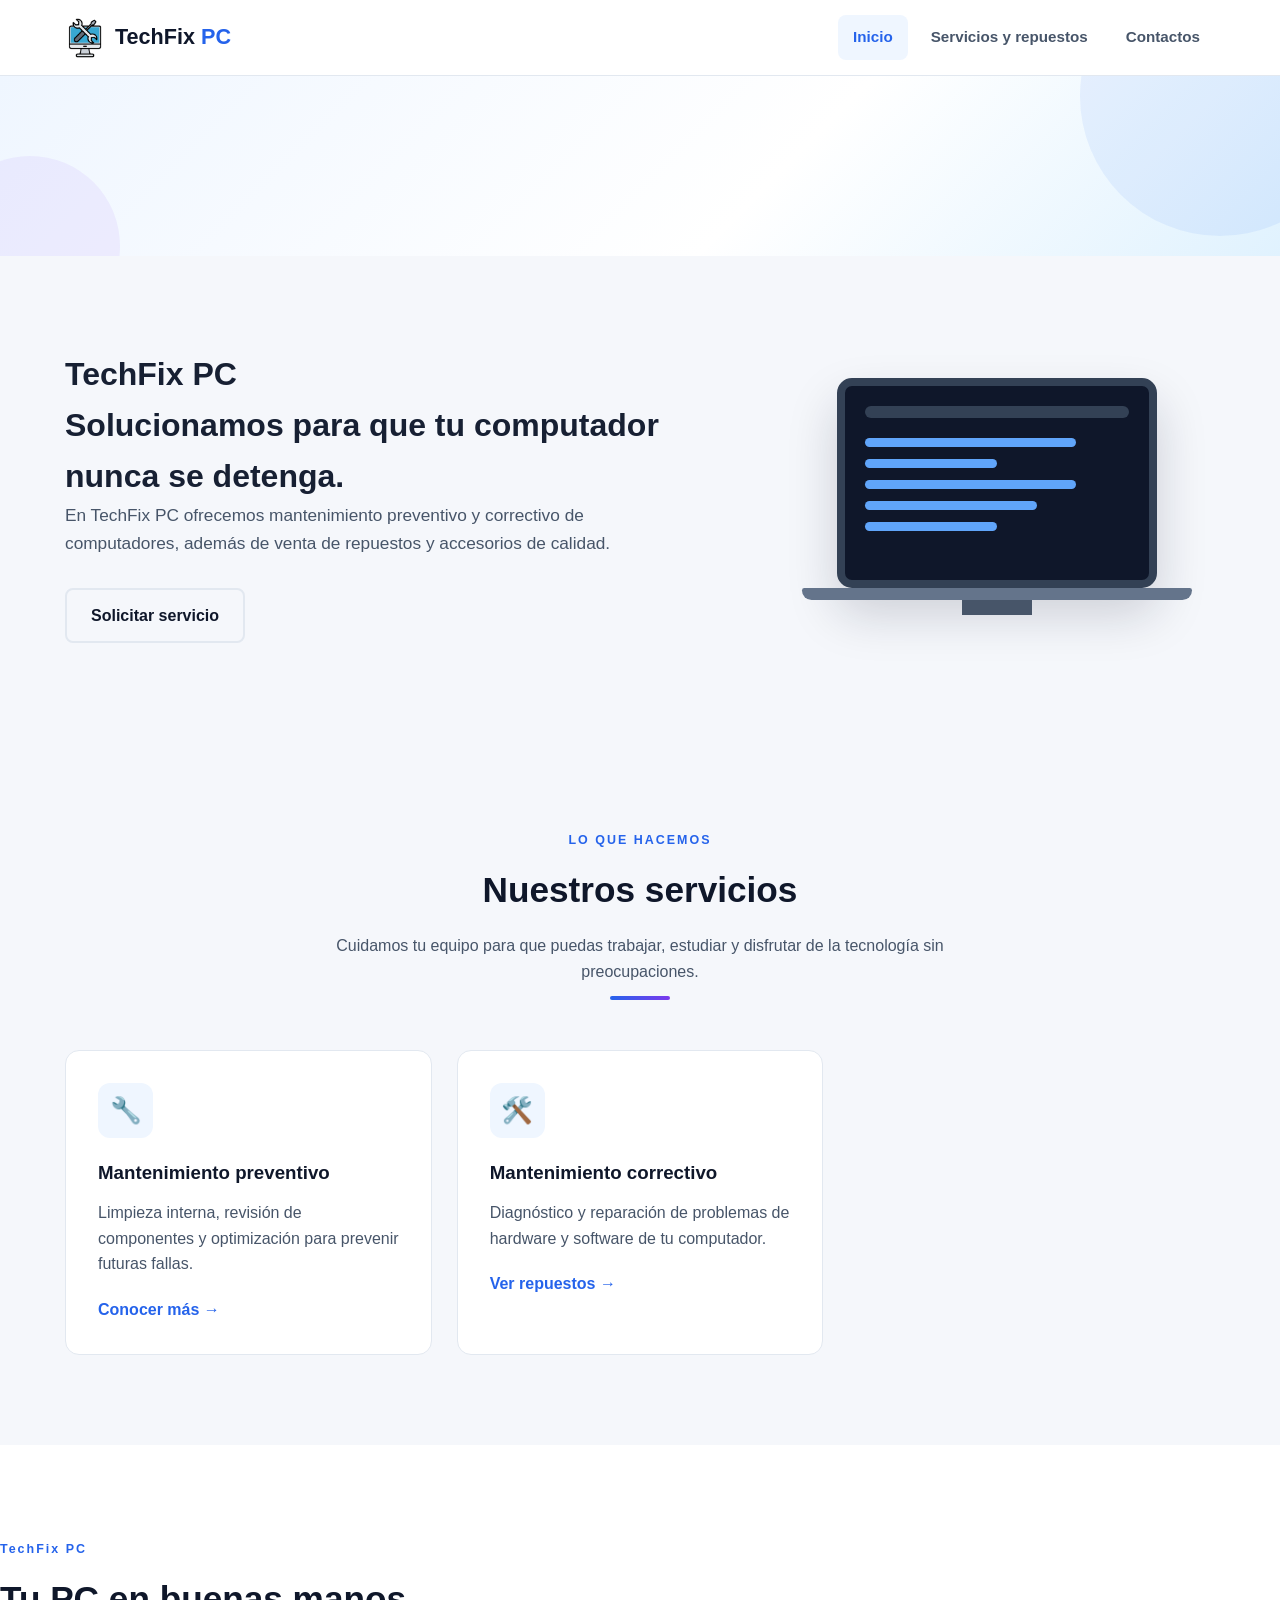
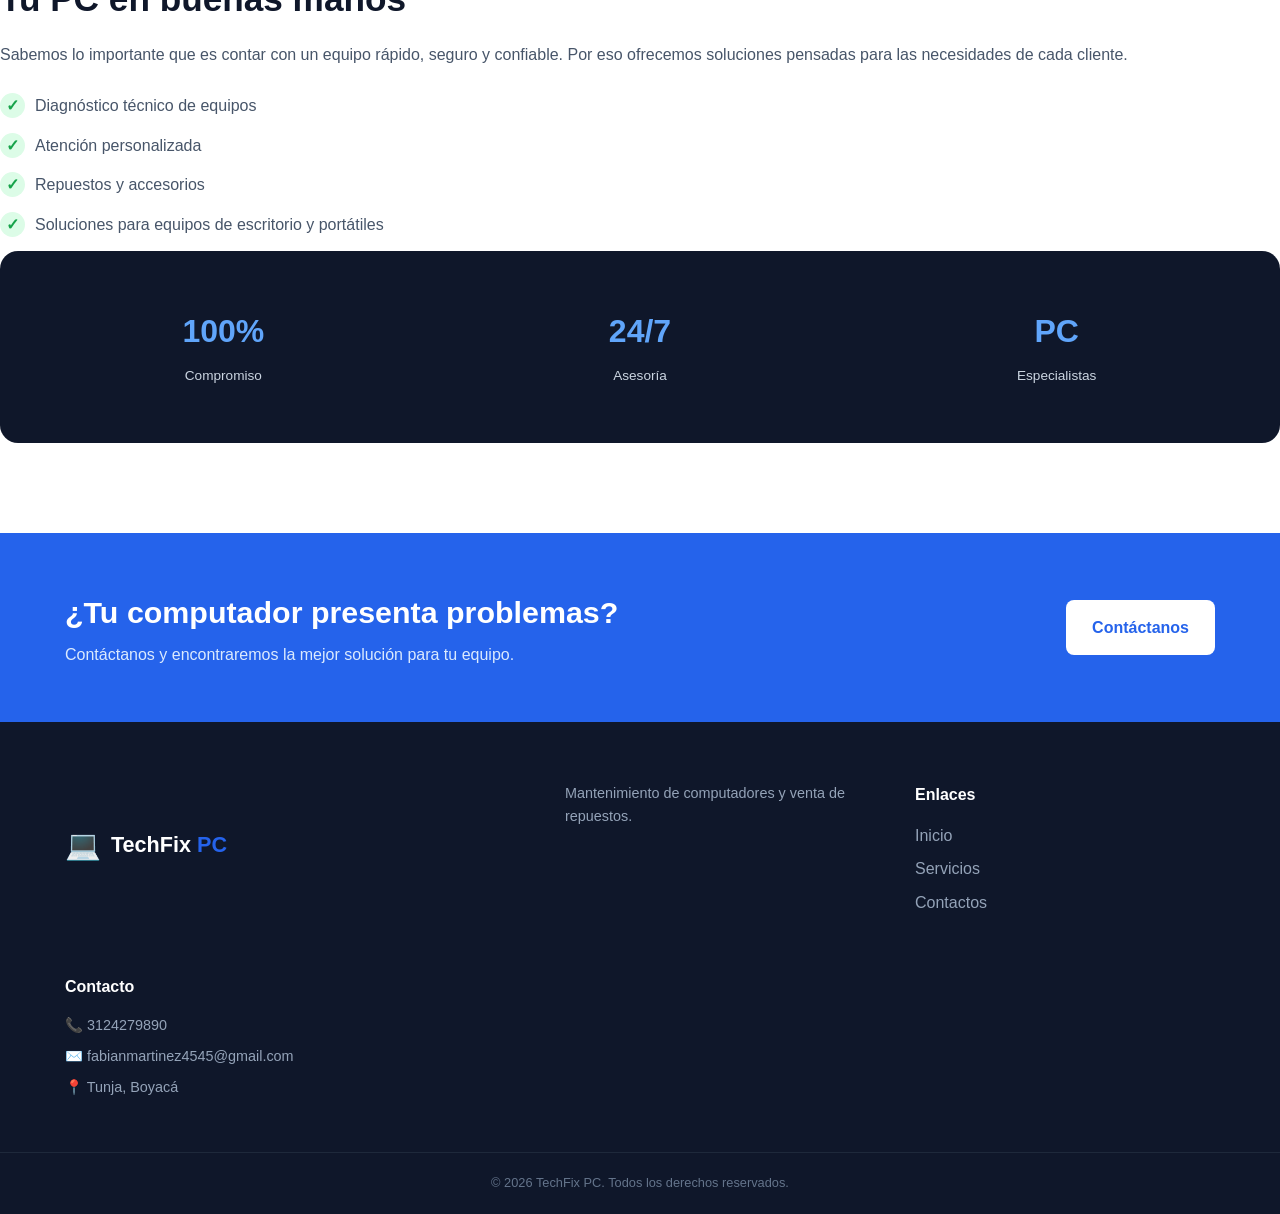
<file: Index.html>
<!DOCTYPE html>
<html lang="en">
<head>
    <meta charset="UTF-8">
    <meta name="viewport" content="width=device-width, initial-scale=1.0">
    <title>TechFix PC</title>

    <link rel="stylesheet" href="diseño.css">

</head>

<body>

    <header class="header">
       <div class="container nav-container">
           <a href="index.html" class="logo"> 
                <span class="logo-icon">
                  <img src="IMAGENES/LOGOS/LOGO.png" width="40" height="40" alt="Logo de TechFix PC"> 
                </span> <span> TechFix <strong>PC</strong></span> 
           </a>

           <nav class="nav"> 
               <a href="index.html" class="active">Inicio</a>
               <a href="servicios.html">Servicios y repuestos</a> 
               <a href="contactos.html">Contactos </a> 
           </nav>

        </div>
    </header>

    <main>

        <!-- SECCIÓN PRINCIPAL -->
        <section class="hero"></section>
            <div class="container hero-content">
                <div class="hero-text">
                      <h1> TechFix PC </h1>
                      <h1> 
                           Solucionamos para que tu 
                           <span>computador</span> 
                           nunca se detenga. 
                      </h1>
                      <p>
                         En TechFix PC ofrecemos mantenimiento preventivo y correctivo de computadores, 
                         además de venta de repuestos y accesorios de calidad.
                      </p>

                    <div class="hero-buttons">
                      </a> 
                     
                      <a href="contacto.html" class="btn btn-secondary">
                         Solicitar servicio 

                      </a>   
                    </div>
                </div>

                <div class="computer-card">
                    <div class="computer-screen">
                        <div class="screen-top"></div>

                        <div class="screen-content">
                            <span class="code-line"></span> 
                            <span class="code-line short"></span> 
                            <span class="code-line"></span> 
                            <span class="code-line medium"></span> 
                            <span class="code-line short"></span>    
                        </div>
                    </div>

                    <div class="computer-base"></div>
                    <div class="computer-stand"></div>
                </div>

            </div> 
      </selection>  
      
      <!-- SERVICIOS DESTACADOS -->
      <section class="section">
        <div class="container">
         
           <div class="section-title">
                 <span class="section-label">LO QUE HACEMOS</span> 
                 <h2>Nuestros servicios</h2>
                 <p> 
                     Cuidamos tu equipo para que puedas trabajar, estudiar 
                     y disfrutar de la tecnología sin preocupaciones. 
                </p>
           </div> 

         <div class="cards-grid">
               <article class="service-card"> 
                 <div class="card-icon">🔧</div> 
                   <h3>Mantenimiento preventivo</h3>
                   <p> 
                      Limpieza interna, revisión de componentes y 
                      optimización para prevenir futuras fallas. 
                  </p>
                  <a href="servicios.html">Conocer más →</a>
               </article> 

               <article class="service-card">
                  <div class="card-icon">🛠️</div>
                     <h3>Mantenimiento correctivo</h3>
                      <p>
                         Diagnóstico y reparación de problemas de 
                         hardware y software de tu computador.
                      </p>
                      <a href="servicios.html">Ver repuestos →</a>
                </article>
           </div>  
        </div>
      </section> 
      
      <!-- POR QUÉ ELEGIRNOS -->
      <section class="why-section">
           <div class="container why-grid">

           </div>
                <span class="section-label">TechFix PC</span>
                <h2>Tu PC en buenas manos</h2>

                <p> 
                    Sabemos lo importante que es contar con un equipo rápido, 
                    seguro y confiable. Por eso ofrecemos soluciones pensadas
                    para las necesidades de cada cliente.
                </p>
                <ul class="check-list"> 
                    <li>Diagnóstico técnico de equipos</li> 
                    <li>Atención personalizada</li> 
                    <li>Repuestos y accesorios</li> 
                    <li>Soluciones para equipos de escritorio y portátiles</li>
                </ul>
        <div>
        
           <div class="stats-box">

              <div class="stat">
                  <strong>100%</strong>
                  <span>Compromiso</span>
              </div>

              <div class="stat">
                  <strong>24/7</strong>
                  <span>Asesoría</span>
              </div>

              <div class="stat"> 
                   <strong>PC</strong> 
                   <span>Especialistas</span> 
              </div>
          </div> 
        </div>
        </section>

        <!-- LLAMADO A LA ACCIÓN -->
        <section class="cta">
          <div class="container cta-content">
              <div>
                 <h2>¿Tu computador presenta problemas?</h2>
                 <p> 
                    Contáctanos y encontraremos la 
                    mejor solución para tu equipo. 
                 </p>
              </div>
                  <a href="contacto.html" class="btn btn-light"> 
                    Contáctanos 
                  </a>   
          </div>      
        </section>
        </main>

        <footer class="footer">
              <div class="container footer-content">
                 <a href="index.html" class="logo footer-logo"> 
                     <span class="logo-icon">💻</span> 
                     <span>TechFix  <strong>PC</strong></span> 
                 </a> 
                 <p> Mantenimiento de computadores 
                     y venta de repuestos.         
                 </p>
                 
                  <div> 
                  <h3>Enlaces</h3> 
                  <a href="index.html">Inicio</a> 
                  <a href="servicios.html">Servicios</a>
                  <a href="contactos.html">Contactos</a> 
                  </div>
    
                  <div> <h3>Contacto</h3> 
                    <p>📞 3124279890</p> 
                    <p>✉️ fabianmartinez4545@gmail.com</p> 
                    <p>📍 Tunja, Boyacá</p>
                  </div>
                  
                </div>   

                <div class="copyright">
                    <p> 
                        © 2026 TechFix PC. Todos los derechos reservados. 
                    </p>
                </div>
                              
        </footer>
    
</body>
</html>
</file>
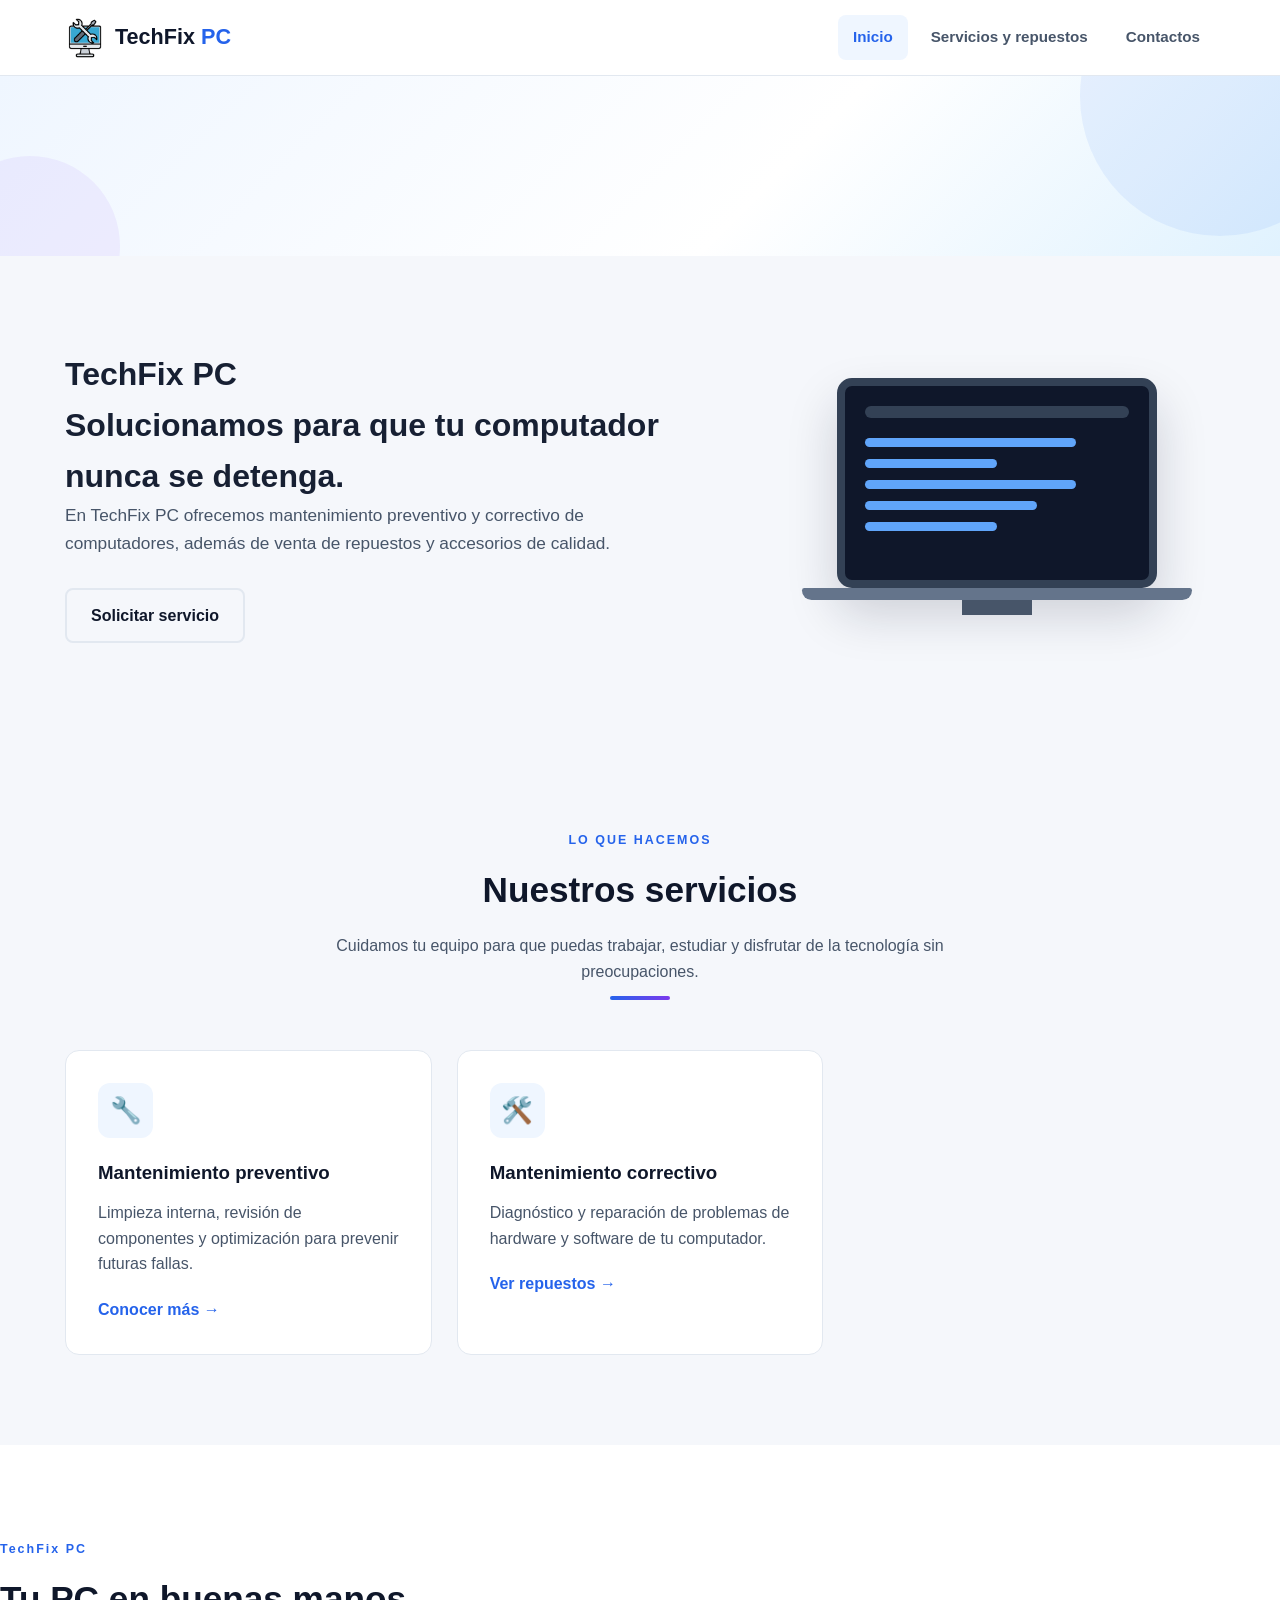
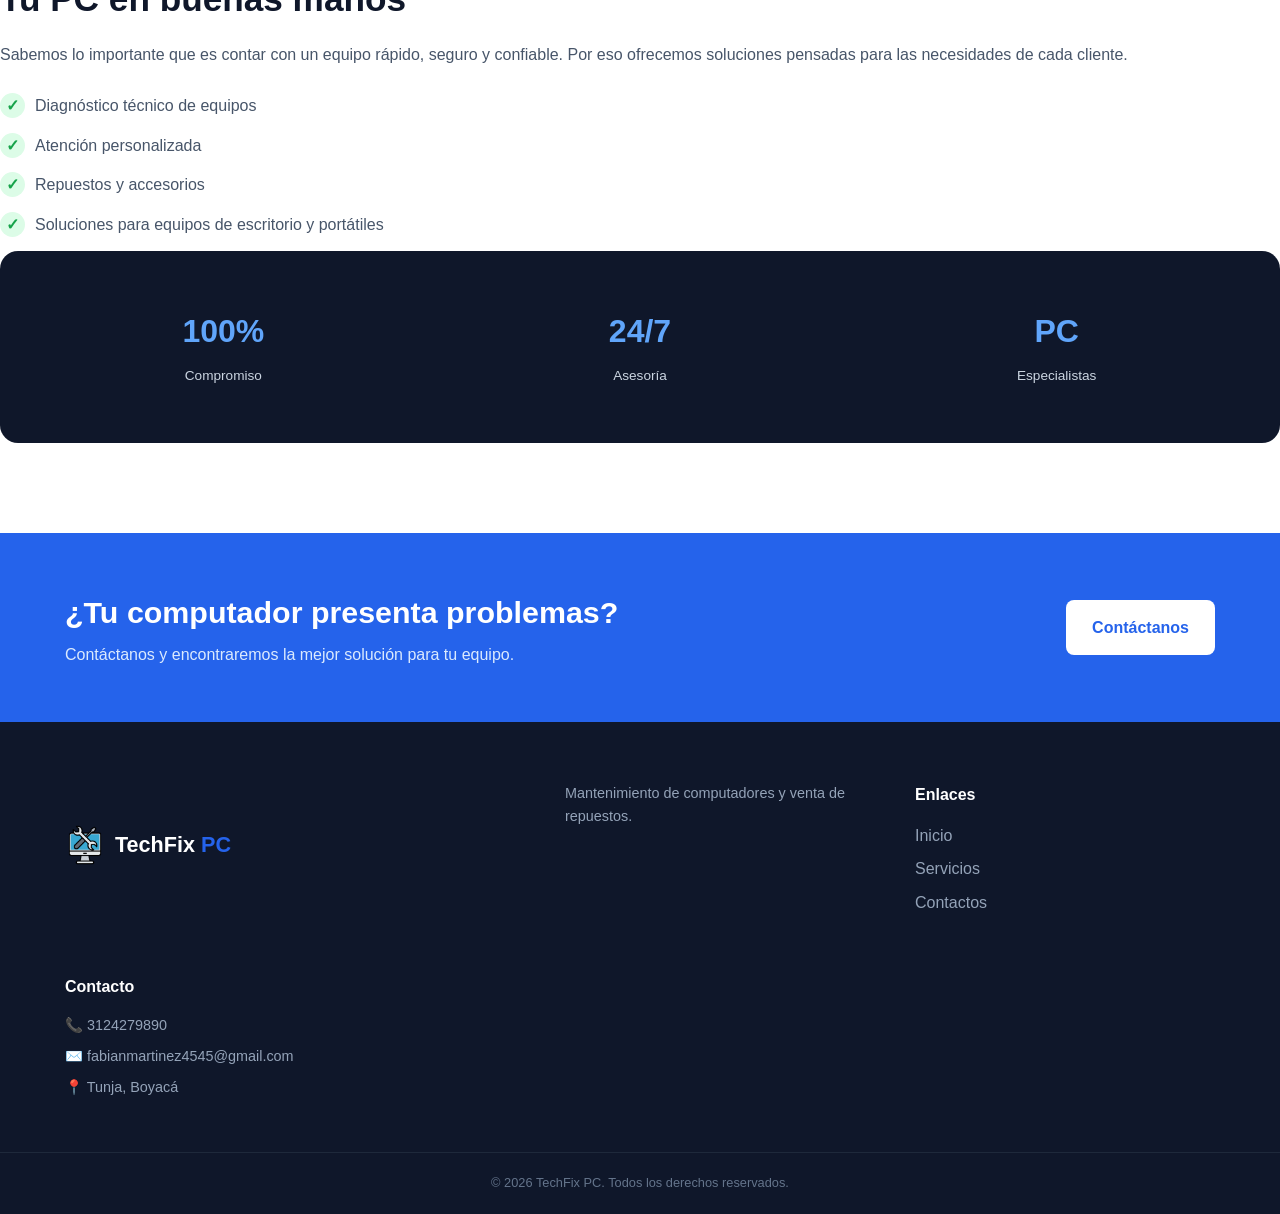
<file: index.html>
<!DOCTYPE html>
<html lang="en">
<head>
    <meta charset="UTF-8">
    <meta name="viewport" content="width=device-width, initial-scale=1.0">
    <title>TechFix PC</title>

    <link rel="stylesheet" href="diseño.css">

</head>

<body>

    <header class="header">
       <div class="container nav-container">
           <a href="index.html" class="logo"> 
                <span class="logo-icon">
                  <img src="IMAGENES/LOGOS/LOGO.png" width="40" height="40" alt="Logo de TechFix PC"> 
                </span> <span> TechFix <strong>PC</strong></span> 
           </a>

           <nav class="nav"> 
               <a href="index.html" class="active">Inicio</a>
               <a href="servicios.html">Servicios y repuestos</a> 
               <a href="contactos.html">Contactos </a> 
           </nav>

        </div>
    </header>

    <main>

        <!-- SECCIÓN PRINCIPAL -->
        <section class="hero"></section>
            <div class="container hero-content">
                <div class="hero-text">
                      <h1> TechFix PC </h1>
                      <h1> 
                           Solucionamos para que tu 
                           <span>computador</span> 
                           nunca se detenga. 
                      </h1>
                      <p>
                         En TechFix PC ofrecemos mantenimiento preventivo y correctivo de computadores, 
                         además de venta de repuestos y accesorios de calidad.
                      </p>

                    <div class="hero-buttons">
                      </a> 
                     
                      <a href="contacto.html" class="btn btn-secondary">
                         Solicitar servicio 

                      </a>   
                    </div>
                </div>

                <div class="computer-card">
                    <div class="computer-screen">
                        <div class="screen-top"></div>

                        <div class="screen-content">
                            <span class="code-line"></span> 
                            <span class="code-line short"></span> 
                            <span class="code-line"></span> 
                            <span class="code-line medium"></span> 
                            <span class="code-line short"></span>    
                        </div>
                    </div>

                    <div class="computer-base"></div>
                    <div class="computer-stand"></div>
                </div>

            </div> 
      </selection>  
      
      <!-- SERVICIOS DESTACADOS -->
      <section class="section">
        <div class="container">
         
           <div class="section-title">
                 <span class="section-label">LO QUE HACEMOS</span> 
                 <h2>Nuestros servicios</h2>
                 <p> 
                     Cuidamos tu equipo para que puedas trabajar, estudiar 
                     y disfrutar de la tecnología sin preocupaciones. 
                </p>
           </div> 

         <div class="cards-grid">
               <article class="service-card"> 
                 <div class="card-icon">🔧</div> 
                   <h3>Mantenimiento preventivo</h3>
                   <p> 
                      Limpieza interna, revisión de componentes y 
                      optimización para prevenir futuras fallas. 
                  </p>
                  <a href="servicios.html">Conocer más →</a>
               </article> 

               <article class="service-card">
                  <div class="card-icon">🛠️</div>
                     <h3>Mantenimiento correctivo</h3>
                      <p>
                         Diagnóstico y reparación de problemas de 
                         hardware y software de tu computador.
                      </p>
                      <a href="servicios.html">Ver repuestos →</a>
                </article>
           </div>  
        </div>
      </section> 
      
      <!-- POR QUÉ ELEGIRNOS -->
      <section class="why-section">
           <div class="container why-grid">

           </div>
                <span class="section-label">TechFix PC</span>
                <h2>Tu PC en buenas manos</h2>

                <p> 
                    Sabemos lo importante que es contar con un equipo rápido, 
                    seguro y confiable. Por eso ofrecemos soluciones pensadas
                    para las necesidades de cada cliente.
                </p>
                <ul class="check-list"> 
                    <li>Diagnóstico técnico de equipos</li> 
                    <li>Atención personalizada</li> 
                    <li>Repuestos y accesorios</li> 
                    <li>Soluciones para equipos de escritorio y portátiles</li>
                </ul>
        <div>
        
           <div class="stats-box">

              <div class="stat">
                  <strong>100%</strong>
                  <span>Compromiso</span>
              </div>

              <div class="stat">
                  <strong>24/7</strong>
                  <span>Asesoría</span>
              </div>

              <div class="stat"> 
                   <strong>PC</strong> 
                   <span>Especialistas</span> 
              </div>
          </div> 
        </div>
        </section>

        <!-- LLAMADO A LA ACCIÓN -->
        <section class="cta">
          <div class="container cta-content">
              <div>
                 <h2>¿Tu computador presenta problemas?</h2>
                 <p> 
                    Contáctanos y encontraremos la 
                    mejor solución para tu equipo. 
                 </p>
              </div>
                  <a href="contacto.html" class="btn btn-light"> 
                    Contáctanos 
                  </a>   
          </div>      
        </section>
        </main>

        <footer class="footer">
              <div class="container footer-content">
                 <a href="index.html" class="logo footer-logo"> 
                     <span class="logo-icon"><img src="IMAGENES/LOGOS/LOGO.png" width="40" height="40" alt="Logo de TechFix PC"> </span> 
                     <span>TechFix  <strong>PC</strong></span> 
                 </a> 
                 <p> Mantenimiento de computadores 
                     y venta de repuestos.         
                 </p>
                 
                  <div> 
                  <h3>Enlaces</h3> 
                  <a href="index.html">Inicio</a> 
                  <a href="servicios.html">Servicios</a>
                  <a href="contactos.html">Contactos</a> 
                  </div>
    
                  <div> <h3>Contacto</h3> 
                    <p>📞 3124279890</p> 
                    <p>✉️ fabianmartinez4545@gmail.com</p> 
                    <p>📍 Tunja, Boyacá</p>
                  </div>
                  
                </div>   

                <div class="copyright">
                    <p> 
                        © 2026 TechFix PC. Todos los derechos reservados. 
                    </p>
                </div>
                              
        </footer>
    
</body>
</html>
</file>
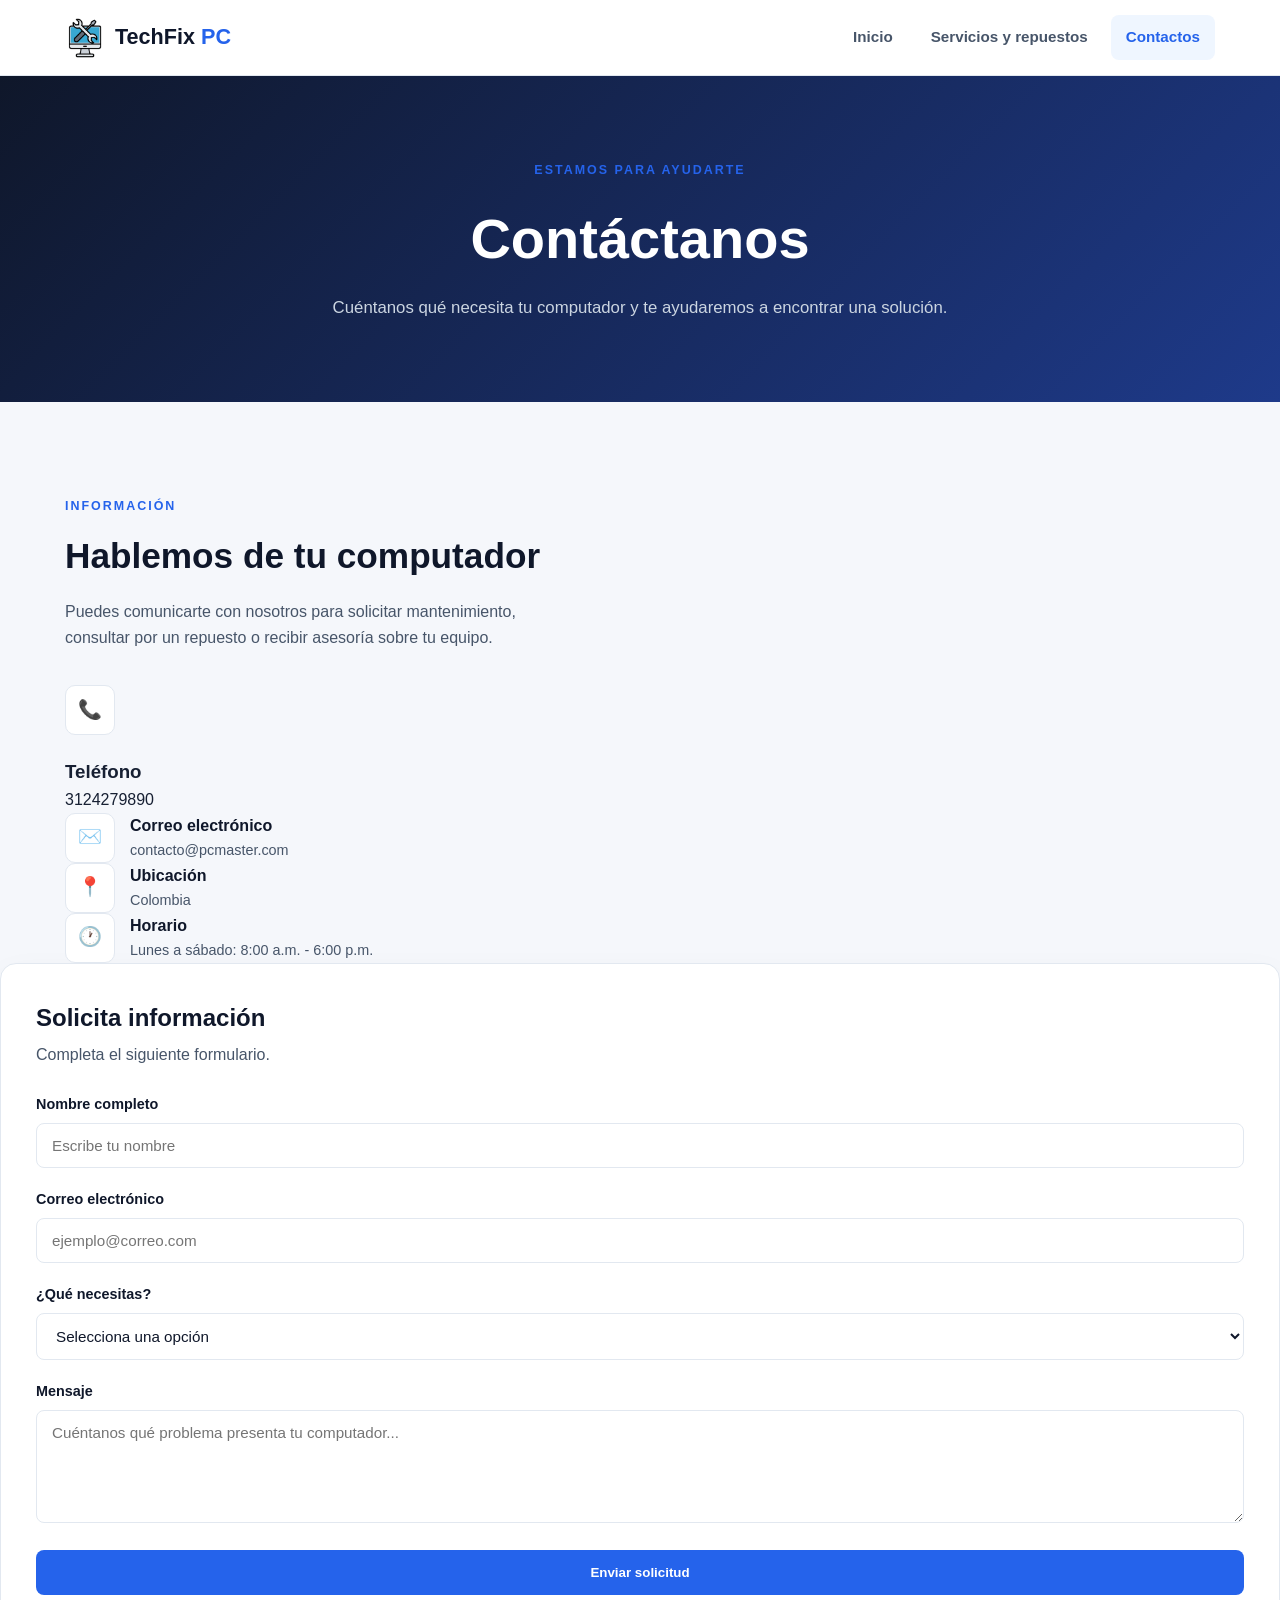
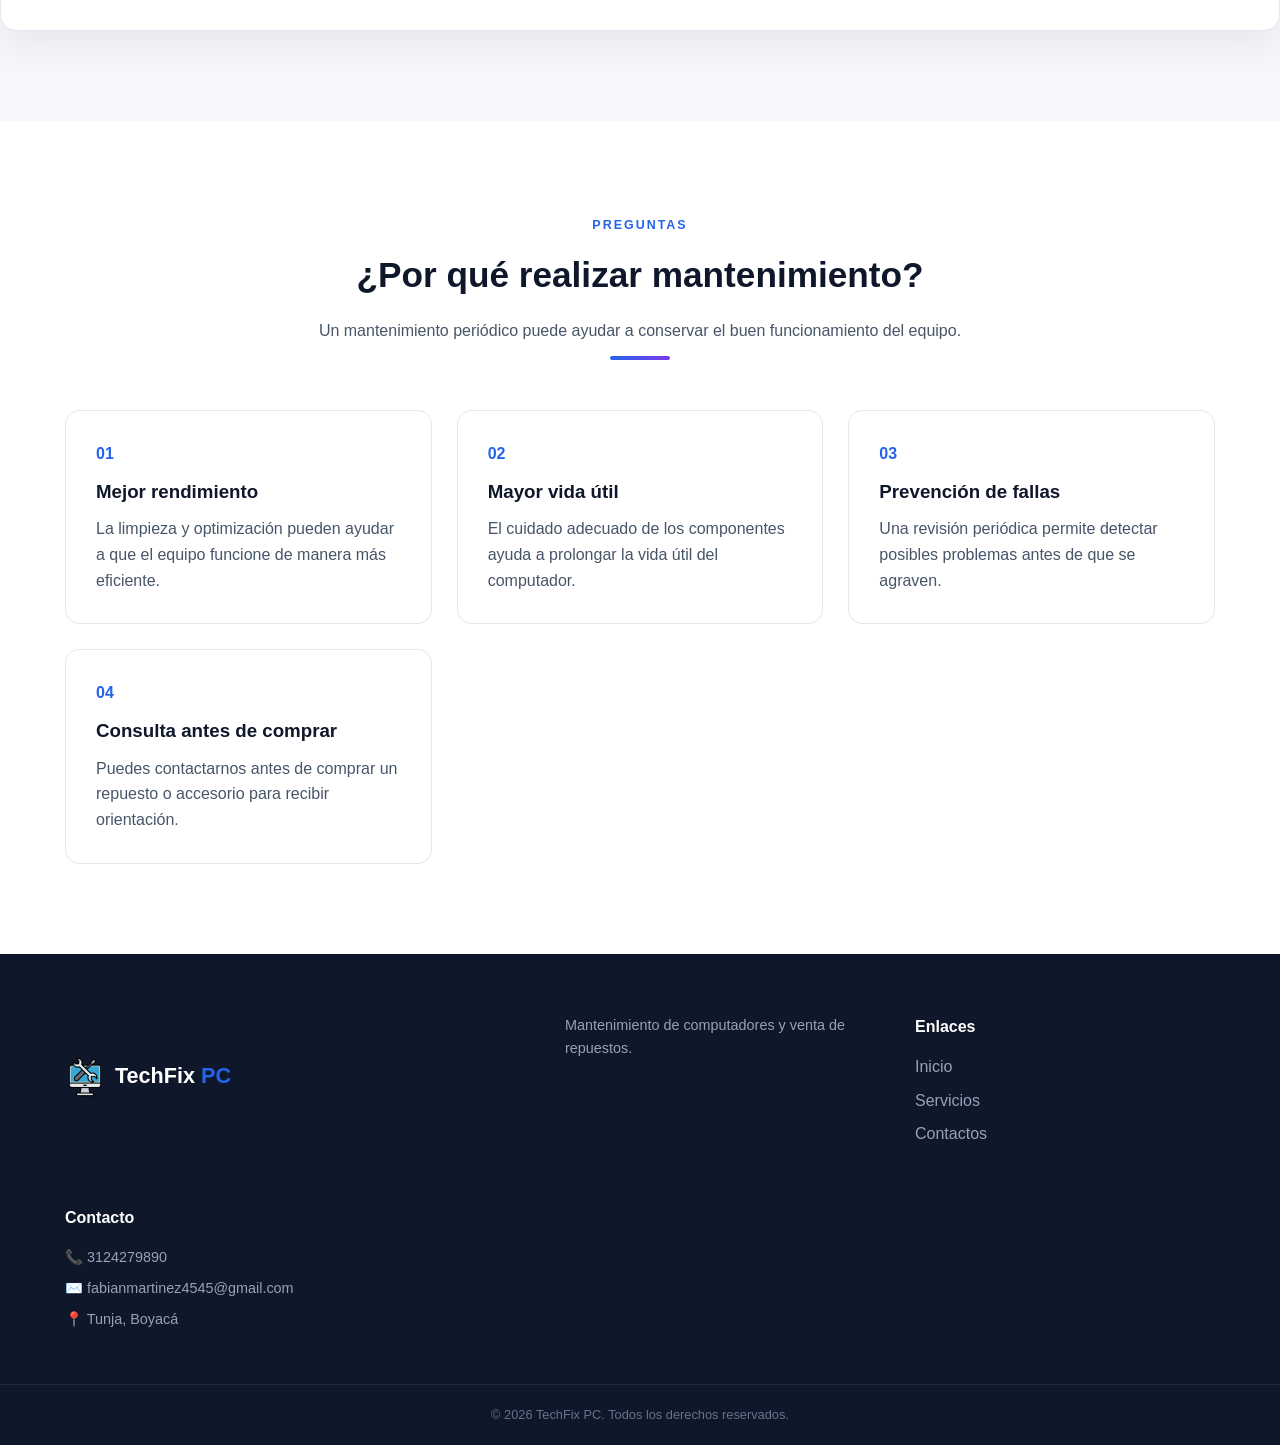
<file: contactos.html>
<!DOCTYPE html>
<html lang="en">
    <head>
        <meta charset="UTF-8">
        <meta name="viewport" content="width=device-width, initial-scale=1.0">
        <meta name="description"
            content="Contacta a TechFix PC para mantenimiento de computadores y venta de repuestos.">

        <title> TechFix PC | Contacto </title>

        <link rel="stylesheet" href="diseño.css">

    </head>
  <body>
    <header class="header">
        <div class="container nav-container">

            <a href="index.html" class="logo"> 
                <span class="logo-icon"><img src="IMAGENES/LOGOS/LOGO.png" width="40" height="40" alt="Logo de TechFix PC"> </span>
                <span> TechFix <strong>PC</strong></span> 
            </a>

            <nav class="nav">
                <a href="index.html">Inicio</a> 
                <a href="servicios.html">Servicios y repuestos</a> 
                <a href="contactos.html" class="active">Contactos</a>
            </nav>

        </div>
    </header>

    <main>
        <!-- ENCABEZADO -->
         <section class="page-hero">
            <div class="container">
                <span class="section-label">ESTAMOS PARA AYUDARTE</span>

                <h1>Contáctanos</h1>

                <p> 
                    Cuéntanos qué necesita tu computador y te 
                    ayudaremos a encontrar una solución. 
                </p>
       
            </div>
         </section>

       <!-- CONTACTO -->
       <section class="section contact-section">

           <div class="container contact-grid">
              <!-- INFORMACIÓN -->
               <div class="contact-info">
                <span class="section-label">INFORMACIÓN</span>
                 <h2>Hablemos de tu computador</h2>

                 <p> 
                    Puedes comunicarte con nosotros para solicitar 
                    mantenimiento, consultar por un repuesto o recibir
                    asesoría sobre tu equipo. 
                 </p>

                 <div class="contact-details">
                        <div class="contact-icon">📞</div>
                    <div> 
                        
                        <h3>Teléfono</h3> 
                        <p>3124279890</p> 

                    </div>
                 </div>
                
                <div class="contact-detail">
                   <div class="contact-icon">✉️</div>
                   <div> 
                    
                    <h3>Correo electrónico</h3> 
                    <p>contacto@pcmaster.com</p> 

                   </div>
                </div> 

                <div class="contact-detail">
                    <div class="contact-icon">📍</div>
                    <div> 

                        <h3>Ubicación</h3> 
                        <p>Colombia</p> 
                    </div>
                </div>

                <div class="contact-detail">
                  <div class="contact-icon">🕐</div>
                    <div> 
                        <h3>Horario</h3> 
                        <p>Lunes a sábado: 8:00 a.m. - 6:00 p.m.</p>
                    </div>
                </div>
              </div>  
           </div>

           <!-- FORMULARIO -->
            <div class="contact-form-box">
                <h2>Solicita información</h2>

                <p> 
                    Completa el siguiente formulario. 
                </p>

                <form id="contactForm" class="contact-form" novalidate>

                    <!-- NOMBRE -->

                    <div class="form-group">

                            <label for="nombre">
                                Nombre completo
                            </label>

                            <input
                                type="text"
                                id="nombre"
                                name="nombre"
                                placeholder="Escribe tu nombre"
                            >

                            <small
                                id="nombreError"
                                class="error-message">
                            </small>

                        </div>

                     <!-- CORREO -->

                    <div class="form-group">

                            <label for="email">
                                Correo electrónico
                            </label>

                            <input
                                type="email"
                                id="email"
                                name="email"
                                placeholder="ejemplo@correo.com"
                            >

                            <small
                                id="emailError"
                                class="error-message">
                            </small>

                        </div>

                     <!-- SERVICIO -->

                <div class="form-group">

                            <label for="servicio">
                                ¿Qué necesitas?
                            </label>

                            <select
                                id="servicio"
                                name="servicio">

                                <option value="">
                                    Selecciona una opción
                                </option>

                                <option value="preventivo">
                                    Mantenimiento preventivo
                                </option>

                                <option value="correctivo">
                                    Mantenimiento correctivo
                                </option>

                                <option value="repuestos">
                                    Compra de repuestos
                                </option>

                                <option value="actualizacion">
                                    Actualización de computador
                                </option>

                                <option value="asesoria">
                                    Asesoría
                                </option>

                                <option value="accesorios">
                                    Accesorios
                                </option>

                                <option value="otro">
                                    Otra consulta
                                </option>

                            </select>

                            <small
                                id="servicioError"
                                class="error-message">
                            </small>

                        </div>

                <!-- MENSAJE -->

                <div class="form-group">

                            <label for="mensaje">
                                Mensaje
                            </label>

                            <textarea
                                id="mensaje"
                                name="mensaje"
                                rows="5"
                                placeholder="Cuéntanos qué problema presenta tu computador..."
                            ></textarea>

                            <small
                                id="mensajeError"
                                class="error-message">
                            </small>

                        </div>
                           <button type="submit" class="btn btn-primary btn-full">
                               Enviar solicitud
                           </button>


                         <!-- MENSAJE DE ÉXITO -->

                        <div
                            id="formSuccess"
                            class="success-message"
                            role="status"
                            aria-live="polite">
                        </div>

                </form>

            </div>  
       </section>  
       
       <!-- PREGUNTAS -->
       <section class="faq-section">
            <div class="container">
                <div class="section-title">
                    <span class="section-label">PREGUNTAS</span>

                    <h2>¿Por qué realizar mantenimiento?</h2>

                    <p> 
                        Un mantenimiento periódico puede ayudar a 
                        conservar el buen funcionamiento del equipo. 
                    </p>

                </div>

                <div class="faq-grid">
                    <article class="faq-card">
                        <span>01</span>

                        <h3>Mejor rendimiento</h3>

                        <p> 
                            La limpieza y optimización pueden ayudar a que 
                            el equipo funcione de manera más eficiente. 
                        </p>

                    </article>

                    <article class="faq-card">
                        <span>02</span>

                        <h3>Mayor vida útil</h3>

                       <p> 
                        El cuidado adecuado de los componentes ayuda 
                        a prolongar la vida útil del computador. 
                       </p> 

                    </article>

                    <article class="faq-card">
                        <span>03</span>

                        <h3>Prevención de fallas</h3>

                        <p> 
                            Una revisión periódica permite detectar 
                            posibles problemas antes de que se agraven. 
                        </p>

                    </article>

                    <article class="faq-card">

                        <span>04</span>

                        <h3>Consulta antes de comprar</h3>

                        <p>
                            Puedes contactarnos antes de comprar un
                            repuesto o accesorio para recibir orientación.
                        </p>
                        
                    </article>


                </div>
            </div>
       </section> 

    </main>

    <footer class="footer">
              <div class="container footer-content">
                 <a href="index.html" class="logo footer-logo"> 
                     <span class="logo-icon"><img src="IMAGENES/LOGOS/LOGO.png" width="40" height="40" alt="Logo de TechFix PC"> </span> 
                     <span>TechFix  <strong>PC</strong></span> 
                 </a> 
                 <p> Mantenimiento de computadores 
                     y venta de repuestos.         
                 </p>
                 
                  <div> 
                  <h3>Enlaces</h3> 
                  <a href="index.html">Inicio</a> 
                  <a href="servicios.html">Servicios</a>
                  <a href="contactos.html">Contactos</a> 
                  </div>
    
                  <div> <h3>Contacto</h3> 
                    <p>📞 3124279890</p> 
                    <p>✉️ fabianmartinez4545@gmail.com</p> 
                    <p>📍 Tunja, Boyacá</p>
                  </div>
                  
                </div>   

                <div class="copyright">
                    <p> 
                        © 2026 TechFix PC. Todos los derechos reservados. 
                    </p>
                </div>
                              
        </footer>

              <!--  JAVASCRIPT  -->
        <script src="script.js"></script>
  </body>
</html>
</file>
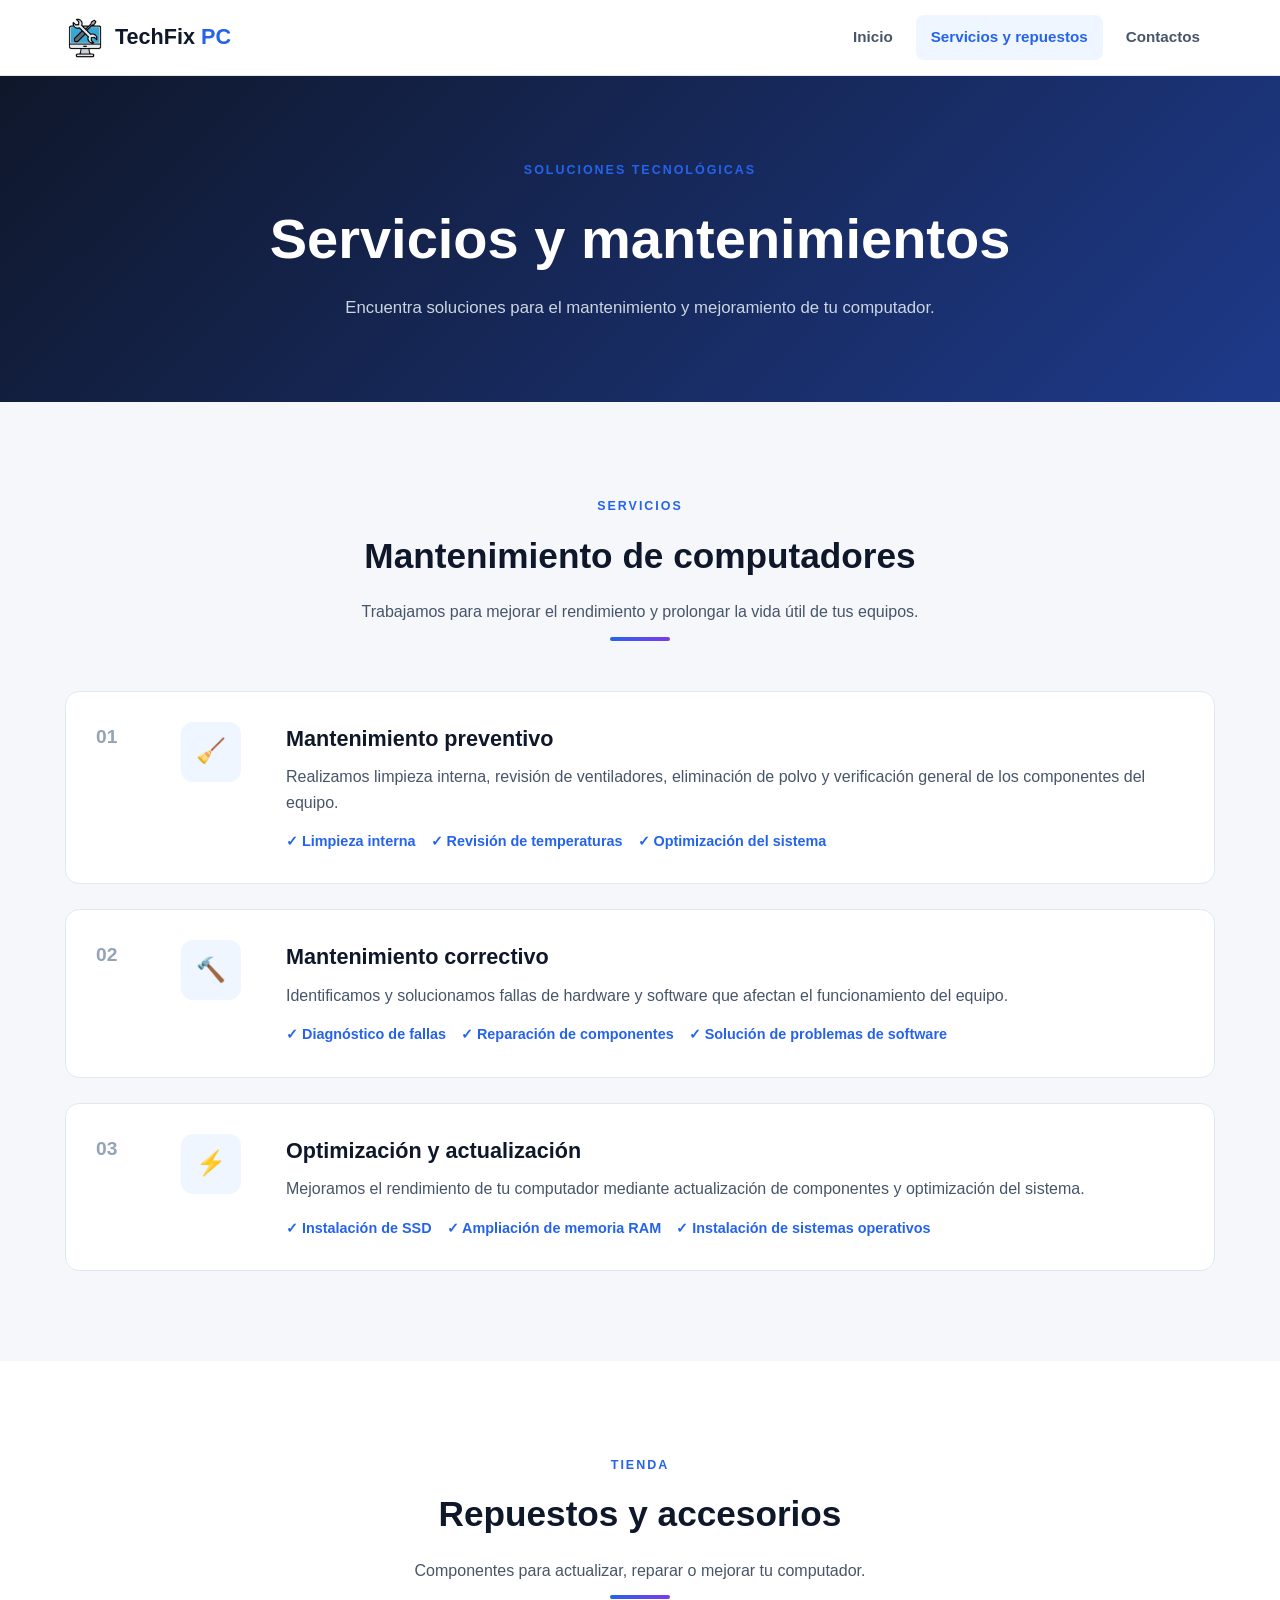
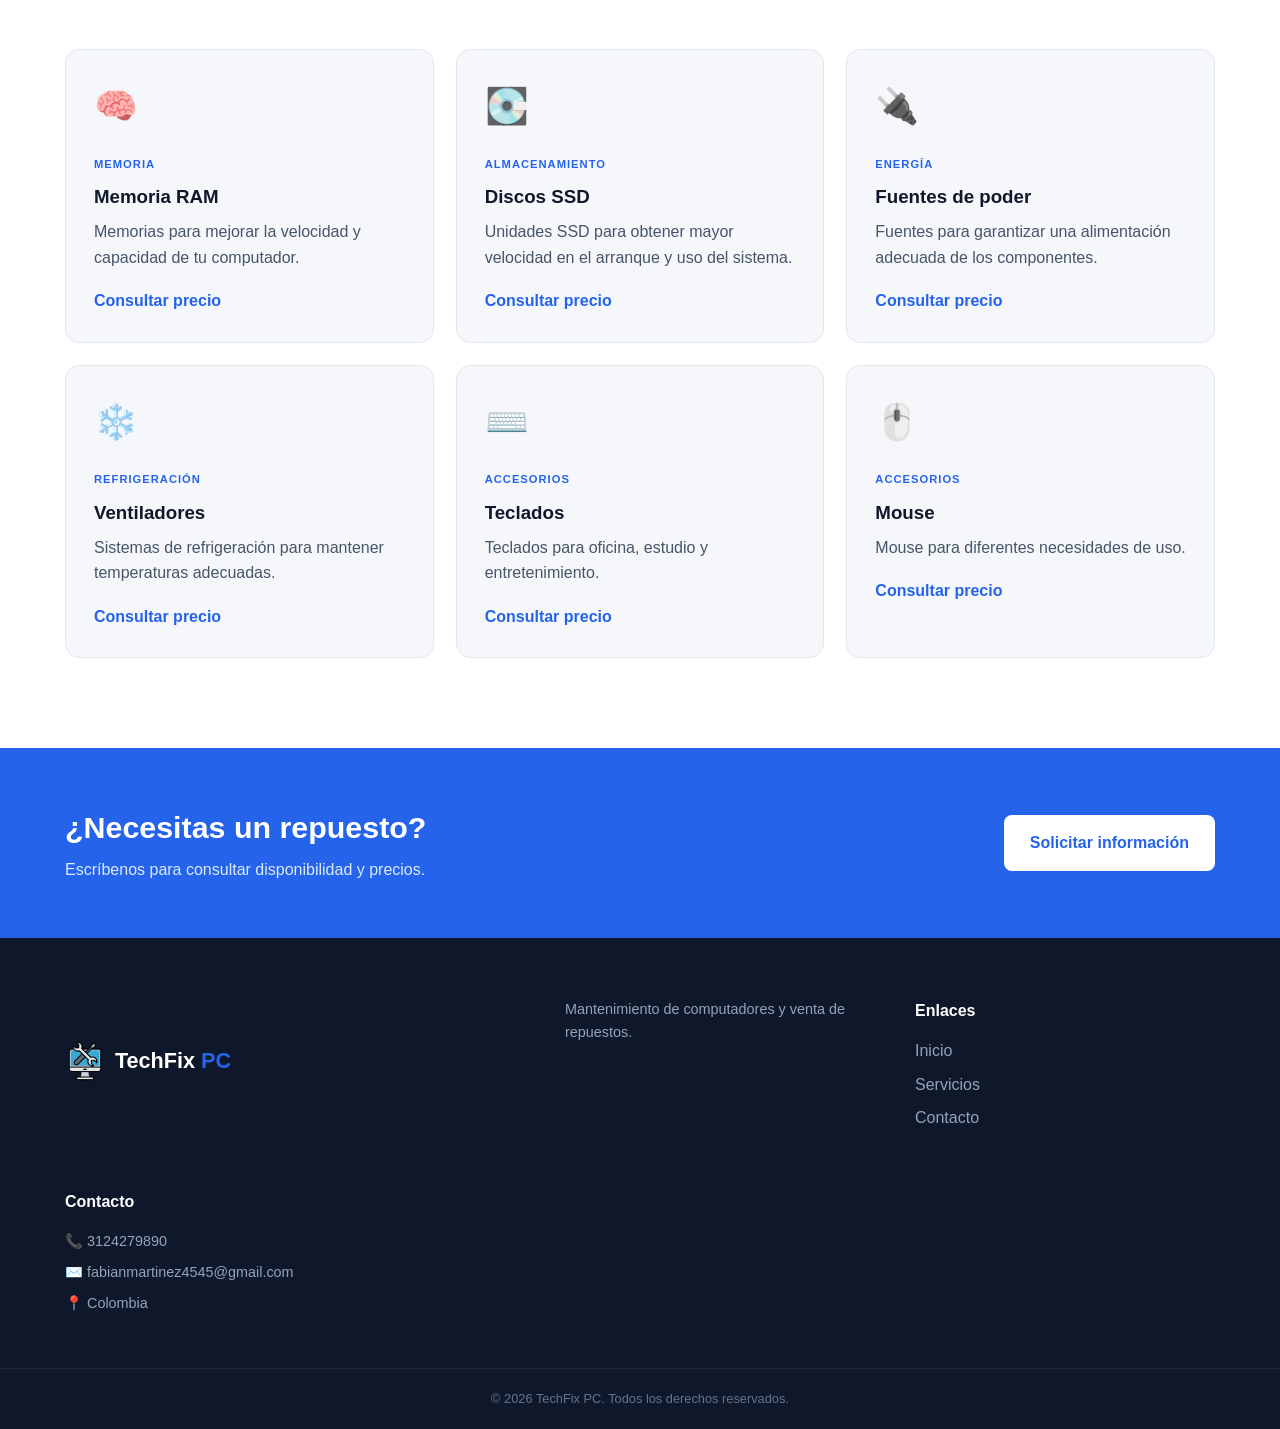
<file: servicios.html>
<!DOCTYPE html>
<html lang="en">
   <head>
      <meta charset="UTF-8">
      <meta name="viewport" content="width=device-width, initial-scale=1.0">
      <title>Servicios y mantenimientos</title>
      <link rel="stylesheet" href="diseño.css"> 
   </head>
    <body>

       <header class="header">
          <div class="container nav-container">
                 <a href="index.html" class="logo"> 
                 <span class="logo-icon"><img src="IMAGENES/LOGOS/LOGO.png" width="40" height="40" alt="Logo de TechFix PC"> </span>
                 <span> TechFix <strong>PC</strong></span>
                 </a>

              <nav class="nav">
                 <a href="index.html">Inicio</a>
                 <a href="servicios.html" class="active">
                  Servicios y repuestos
                 </a>
                 <a href="contactos.html">Contactos </a>
              </nav>
          </div>  
        </header>  
        
        <main>
           <!-- ENCABEZADO -->
           <section class="page-hero">
                 <div class="container">
                     <span class="section-label">SOLUCIONES TECNOLÓGICAS</span>
                     <h1>Servicios y mantenimientos</h1>

                    <p> 
                        Encuentra soluciones para el mantenimiento
                        y mejoramiento de tu computador. 
                    </p> 
                 </div>
           </section>  

           <!-- SERVICIOS -->
           <section class="section">
                <div class="container">
                    <div class="section-title">
                        <span class="section-label">SERVICIOS</span>
                        <h2>Mantenimiento de computadores</h2>

                        <p> 
                            Trabajamos para mejorar el rendimiento
                            y prolongar la vida útil de tus equipos.
                        </p>

                    </div>
                    <div class="service-list">
                        <article class="service-item">
                            <div class="service-number">01</div>
                            <div class="service-item-icon">🧹</div>
                            <div>
                                <h3>Mantenimiento preventivo</h3>

                                <p> 
                                    Realizamos limpieza interna, revisión de
                                    ventiladores, eliminación de polvo y verificación
                                    general de los componentes del equipo.
                                </p>
                                <ul> 
                                    <li>Limpieza interna</li> 
                                    <li>Revisión de temperaturas</li> 
                                    <li>Optimización del sistema</li> 
                                </ul>
                            </div>  
                        </article>

                        <article class="service-item">
                            <div class="service-number">02</div>
                            <div class="service-item-icon">🔨</div>

                            <div> 
                                <h3>Mantenimiento correctivo</h3>

                                <p> 
                                    Identificamos y solucionamos fallas de 
                                    hardware y software que afectan el funcionamiento 
                                    del equipo.
                                </p>

                                <ul> 
                                    <li>Diagnóstico de fallas</li> 
                                    <li>Reparación de componentes</li> 
                                    <li>Solución de problemas de software</li> 
                                </ul>
                            </div>
                        </article>

                        <article class="service-item"> 
                            <div class="service-number">03</div>
                            <div class="service-item-icon">⚡</div>
                            <div>  
                                <h3>Optimización y actualización</h3>

                                <p> 
                                    Mejoramos el rendimiento de tu computador mediante 
                                    actualización de componentes y optimización del sistema. 
                                </p>

                                <ul> 
                                    <li>Instalación de SSD</li> 
                                    <li>Ampliación de memoria RAM</li> 
                                    <li>Instalación de sistemas operativos</li> 
                                </ul>
                            </div>
                        </article>

                    </div>
                </div>         
           </section> 

           <!-- REPUESTOS -->
           <section class="products-section">
                <div class="container">
                    <div class="section-title">
                        <span class="section-label">TIENDA</span>
                        <h2>Repuestos y accesorios</h2>

                        <p> 
                            Componentes para actualizar, reparar o 
                            mejorar tu computador. 
                        </p>
                    </div>
                    <div class="products-grid">
                        <article class="product-card">
                            <div class="product-icon">🧠</div>
                            <span class="product-category">MEMORIA</span>
                            <h3>Memoria RAM</h3>

                            <p> 
                                Memorias para mejorar la velocidad 
                                y capacidad de tu computador. 
                            </p>

                            <strong>Consultar precio</strong>

                        </article>

                        <article class="product-card">
                            <div class="product-icon">💽</div>
                            <span class="product-category">ALMACENAMIENTO</span>
                            <h3>Discos SSD</h3>
                            
                            <p> 
                                Unidades SSD para obtener mayor velocidad 
                                en el arranque y uso del sistema. 
                            </p>
                            <strong>Consultar precio</strong>
                        </article>

                        <article class="product-card">
                            <div class="product-icon">🔌</div>
                            <span class="product-category">ENERGÍA</span>
                            <h3>Fuentes de poder</h3>

                            <p> 
                                Fuentes para garantizar una alimentación 
                                adecuada de los componentes. 
                            </p>
                            <strong>Consultar precio</strong> 

                        </article>

                        <article class="product-card">
                            <div class="product-icon">❄️</div>
                            <span class="product-category">REFRIGERACIÓN</span>
                            <h3>Ventiladores</h3>

                            <p> 
                                Sistemas de refrigeración para mantener 
                                temperaturas adecuadas. 
                            </p>
                            <strong>Consultar precio</strong>

                        </article>

                        <article class="product-card">
                            <div class="product-icon">⌨️</div>
                            <span class="product-category">ACCESORIOS</span>
                            <h3>Teclados</h3>
                            <p> 
                                Teclados para oficina, estudio y entretenimiento. 
                            </p>
                            <strong>Consultar precio</strong> 

                        </article>

                        <article class="product-card">
                            <div class="product-icon">🖱️</div>
                            <span class="product-category">ACCESORIOS</span>
                            <h3>Mouse</h3>

                            <p> 
                                Mouse para diferentes necesidades de uso. 
                            </p> 
                            <strong>Consultar precio</strong>

                        </article>

                    </div>
                </div>
           </section> 

           <!-- CTA -->
            <section class="cta">
                <div class="container cta-content">
                    <div>
                        <h2>¿Necesitas un repuesto?</h2>

                       <p> 
                        Escríbenos para consultar disponibilidad 
                        y precios. 
                       </p> 

                    </div>
                    <a 
                    href="contacto.html" class="btn btn-light"> 
                       Solicitar información 
                    </a>

                </div>
            </section>
        </main>

        <footer class="footer">
              <div class="container footer-content">
                 <a href="index.html" class="logo footer-logo"> 
                     <span class="logo-icon"><img src="IMAGENES/LOGOS/LOGO.png" width="40" height="40" alt="Logo de TechFix PC"> </span> 
                     <span>TechFix  <strong>PC</strong></span> 
                 </a> 
                 <p> Mantenimiento de computadores 
                     y venta de repuestos.         
                 </p>
                 
                  <div> 
                  <h3>Enlaces</h3> 
                  <a href="index.html">Inicio</a> 
                  <a href="servicios.html">Servicios</a>
                  <a href="contacto.html">Contacto</a> 
                  </div>
    
                  <div> <h3>Contacto</h3> 
                    <p>📞 3124279890</p> 
                    <p>✉️ fabianmartinez4545@gmail.com</p> 
                    <p>📍 Colombia</p>
                  </div>
                  
                </div>   

                <div class="copyright">
                    <p> 
                        © 2026 TechFix PC. Todos los derechos reservados. 
                    </p>
                </div>
                  
                    
        </footer>
   </body>
</html>
</file>
<file: diseño.css>
/* 
   Hoja de estilos principal
    */


/* 
   1. CONFIGURACIÓN GENERAL
    */

* {
    margin: 0;
    padding: 0;
    box-sizing: border-box;
}

html {
    scroll-behavior: smooth;
}

body {
    font-family: Arial, Helvetica, sans-serif;
    background-color: #f5f7fb;
    color: #172033;
    line-height: 1.6;
}

a {
    text-decoration: none;
    color: inherit;
}

ul {
    list-style: none;
}

img {
    max-width: 100%;
    display: block;
}


/* 
   2. VARIABLES
    */

:root {
    --primary: #2563eb;
    --primary-dark: #1d4ed8;
    --secondary: #0f172a;
    --dark: #111827;
    --text: #475569;
    --light: #f5f7fb;
    --white: #ffffff;
    --border: #e2e8f0;
    --success: #16a34a;
}


/* 
   3. CONTENEDOR
    */

.container {
    width: 90%;
    max-width: 1150px;
    margin: 0 auto;
}


/* 
   4. HEADER Y NAVEGACIÓN
    */

.header {
    background-color: var(--white);
    border-bottom: 1px solid var(--border);
    position: sticky;
    top: 0;
    z-index: 1000;
}

.nav-container {
    min-height: 75px;
    display: flex;
    align-items: center;
    justify-content: space-between;
    gap: 30px;
}

.logo {
    display: flex;
    align-items: center;
    gap: 10px;
    font-size: 1.35rem;
    font-weight: bold;
    color: var(--secondary);
}

.logo strong {
    color: var(--primary);
}

.logo-icon {
    font-size: 1.8rem;
}

.nav {
    display: flex;
    align-items: center;
    gap: 8px;
}

.nav a {
    padding: 10px 15px;
    color: var(--text);
    font-size: 0.95rem;
    font-weight: 600;
    border-radius: 8px;
    transition: 0.3s ease;
}

.nav a:hover,
.nav a.active {
    color: var(--primary);
    background-color: #eff6ff;
}



/* 
   5. BOTONES
    */

.btn {
    display: inline-block;
    padding: 13px 24px;
    border-radius: 8px;
    font-weight: bold;
    text-align: center;
    border: 2px solid transparent;
    transition: 0.3s ease;
    cursor: pointer;
}

.btn-primary {
    background-color: var(--primary);
    color: var(--white);
}

.btn-primary:hover {
    background-color: var(--primary-dark);
    transform: translateY(-2px);
}

.btn-secondary {
    background-color: transparent;
    color: var(--secondary);
    border-color: var(--border);
}

.btn-secondary:hover {
    border-color: var(--primary);
    color: var(--primary);
}

.btn-light {
    background-color: var(--white);
    color: var(--primary);
}

.btn-light:hover {
    background-color: #eff6ff;
    transform: translateY(-2px);
}

.btn-full {
    width: 100%;
}


/* 
   6. HERO
    */

.hero {
    background:
        linear-gradient(
            135deg,
            #eff6ff 0%,
            #ffffff 60%,
            #e0f2fe 100%
        );

    padding: 90px 0;
}

.hero-content {
    min-height: 480px;
    display: grid;
    grid-template-columns: 1.2fr 0.8fr;
    align-items: center;
    gap: 60px;
}

.badge {
    display: inline-block;
    background-color: #dbeafe;
    color: var(--primary);
    padding: 7px 13px;
    border-radius: 30px;
    font-size: 0.75rem;
    font-weight: bold;
    letter-spacing: 1px;
    margin-bottom: 18px;
}

.hero h1 {
    font-size: clamp(2.3rem, 5vw, 4rem);
    line-height: 1.1;
    color: var(--secondary);
    margin-bottom: 22px;
}

.hero h1 span {
    color: var(--primary);
}

.hero-text p {
    max-width: 600px;
    color: var(--text);
    font-size: 1.08rem;
    margin-bottom: 30px;
}

.hero-buttons {
    display: flex;
    gap: 12px;
    flex-wrap: wrap;
}


/* 
   7. COMPUTADOR ILUSTRATIVO
   */

.computer-card {
    display: flex;
    flex-direction: column;
    align-items: center;
    justify-content: center;
}

.computer-screen {
    width: 320px;
    height: 210px;
    background-color: var(--secondary);
    border: 8px solid #334155;
    border-radius: 15px;
    padding: 20px;
    box-shadow: 0 25px 50px rgba(15, 23, 42, 0.18);
}

.screen-top {
    width: 100%;
    height: 12px;
    background-color: #334155;
    border-radius: 10px;
    margin-bottom: 20px;
}

.screen-content {
    display: flex;
    flex-direction: column;
    gap: 12px;
}

.code-line {
    display: block;
    width: 80%;
    height: 9px;
    background-color: #60a5fa;
    border-radius: 10px;
}

.code-line.short {
    width: 50%;
}

.code-line.medium {
    width: 65%;
}

.computer-base {
    width: 390px;
    height: 12px;
    background-color: #64748b;
    border-radius: 5px 5px 20px 20px;
}

.computer-stand {
    width: 70px;
    height: 15px;
    background-color: #475569;
}


/* 
   8. SECCIONES
    */

.section {
    padding: 90px 0;
}

.section-title {
    text-align: center;
    max-width: 700px;
    margin: 0 auto 50px;
}

.section-label {
    color: var(--primary);
    font-size: 0.78rem;
    font-weight: bold;
    letter-spacing: 2px;
}

.section-title h2,
.why-section h2,
.contact-info h2 {
    font-size: 2.2rem;
    color: var(--secondary);
    margin: 10px 0 15px;
}

.section-title p,
.why-section p,
.contact-info > p {
    color: var(--text);
}


/* 
   9. TARJETAS DE SERVICIOS
    */

.cards-grid {
    display: grid;
    grid-template-columns: repeat(3, 1fr);
    gap: 25px;
}

.service-card {
    background-color: var(--white);
    border: 1px solid var(--border);
    padding: 32px;
    border-radius: 14px;
    transition: 0.3s ease;
}

.service-card:hover {
    transform: translateY(-7px);
    box-shadow: 0 15px 35px rgba(15, 23, 42, 0.1);
    border-color: #bfdbfe;
}

.card-icon {
    width: 55px;
    height: 55px;
    display: flex;
    align-items: center;
    justify-content: center;
    background-color: #eff6ff;
    border-radius: 12px;
    font-size: 1.6rem;
    margin-bottom: 20px;
}

.service-card h3 {
    color: var(--secondary);
    margin-bottom: 12px;
}

.service-card p {
    color: var(--text);
    margin-bottom: 20px;
}

.service-card a {
    color: var(--primary);
    font-weight: bold;
}


/* 
   10. POR QUÉ ELEGIRNOS
   */

.why-section {
    background-color: var(--white);
    padding: 90px 0;
}

.why-grid {
    display: grid;
    grid-template-columns: 1fr 1fr;
    gap: 70px;
    align-items: center;
}

.check-list {
    margin-top: 25px;
}

.check-list li {
    margin-bottom: 14px;
    color: var(--text);
    font-weight: 500;
}

.check-list li::before {
    content: "✓";
    display: inline-flex;
    align-items: center;
    justify-content: center;
    width: 25px;
    height: 25px;
    background-color: #dcfce7;
    color: var(--success);
    border-radius: 50%;
    margin-right: 10px;
    font-weight: bold;
}

.stats-box {
    display: grid;
    grid-template-columns: repeat(3, 1fr);
    background-color: var(--secondary);
    border-radius: 18px;
    padding: 40px 20px;
    gap: 10px;
}

.stat {
    text-align: center;
    color: var(--white);
    padding: 15px;
}

.stat strong {
    display: block;
    color: #60a5fa;
    font-size: 2rem;
    margin-bottom: 5px;
}

.stat span {
    font-size: 0.85rem;
    color: #cbd5e1;
}


/* 
   11. CTA
    */

.cta {
    background-color: var(--primary);
    padding: 55px 0;
}

.cta-content {
    display: flex;
    align-items: center;
    justify-content: space-between;
    gap: 30px;
}

.cta h2 {
    color: var(--white);
    font-size: 1.9rem;
    margin-bottom: 5px;
}

.cta p {
    color: #dbeafe;
}


/* 
   12. ENCABEZADO DE PÁGINAS INTERNAS
    */

.page-hero {
    background:
        linear-gradient(
            135deg,
            #0f172a,
            #1e3a8a
        );

    padding: 80px 0;
    text-align: center;
    color: var(--white);
}

.page-hero h1 {
    font-size: clamp(2.3rem, 5vw, 3.5rem);
    margin: 12px 0;
}

.page-hero p {
    max-width: 650px;
    margin: 0 auto;
    color: #cbd5e1;
    font-size: 1.05rem;
}


/* 
   13. LISTA DE SERVICIOS
    */

.service-list {
    display: flex;
    flex-direction: column;
    gap: 25px;
}

.service-item {
    display: grid;
    grid-template-columns: 60px 80px 1fr;
    gap: 25px;
    align-items: start;
    background-color: var(--white);
    padding: 30px;
    border: 1px solid var(--border);
    border-radius: 14px;
    transition: 0.3s ease;
}

.service-item:hover {
    border-color: #93c5fd;
    box-shadow: 0 10px 30px rgba(15, 23, 42, 0.07);
}

.service-number {
    color: #94a3b8;
    font-weight: bold;
    font-size: 1.2rem;
}

.service-item-icon {
    width: 60px;
    height: 60px;
    background-color: #eff6ff;
    display: flex;
    justify-content: center;
    align-items: center;
    border-radius: 12px;
    font-size: 1.5rem;
}

.service-item h3 {
    font-size: 1.35rem;
    color: var(--secondary);
    margin-bottom: 8px;
}

.service-item p {
    color: var(--text);
    margin-bottom: 15px;
}

.service-item ul {
    display: flex;
    gap: 15px;
    flex-wrap: wrap;
}

.service-item li {
    color: var(--primary);
    font-size: 0.9rem;
    font-weight: 600;
}

.service-item li::before {
    content: "✓ ";
}


/* 
   14. PRODUCTOS
    */

.products-section {
    background-color: var(--white);
    padding: 90px 0;
}

.products-grid {
    display: grid;
    grid-template-columns: repeat(3, 1fr);
    gap: 22px;
}

.product-card {
    background-color: var(--light);
    border: 1px solid var(--border);
    border-radius: 14px;
    padding: 28px;
    transition: 0.3s ease;
}

.product-card:hover {
    transform: translateY(-5px);
    border-color: #93c5fd;
}

.product-icon {
    font-size: 2.2rem;
    margin-bottom: 15px;
}

.product-category {
    color: var(--primary);
    font-size: 0.7rem;
    font-weight: bold;
    letter-spacing: 1px;
}

.product-card h3 {
    color: var(--secondary);
    margin: 7px 0;
}

.product-card p {
    color: var(--text);
    margin-bottom: 18px;
}

.product-card strong {
    color: var(--primary);
}


/* 
   15. CONTACTO
    */

.contact-section {
    background-color: var(--light);
}

.contact-grid {
    display: grid;
    grid-template-columns: 0.9fr 1.1fr;
    gap: 70px;
    align-items: start;
}

.contact-details {
    margin-top: 35px;
    display: flex;
    flex-direction: column;
    gap: 22px;
}

.contact-detail {
    display: flex;
    align-items: center;
    gap: 15px;
}

.contact-icon {
    width: 50px;
    height: 50px;
    background-color: var(--white);
    border: 1px solid var(--border);
    border-radius: 10px;
    display: flex;
    align-items: center;
    justify-content: center;
    font-size: 1.2rem;
}

.contact-detail h3 {
    color: var(--secondary);
    font-size: 1rem;
}

.contact-detail p {
    color: var(--text);
    font-size: 0.9rem;
}


/* 
   16. FORMULARIO
    */

.contact-form-box {
    background-color: var(--white);
    padding: 35px;
    border: 1px solid var(--border);
    border-radius: 16px;
    box-shadow: 0 15px 35px rgba(15, 23, 42, 0.06);
}

.contact-form-box h2 {
    color: var(--secondary);
    margin-bottom: 5px;
}

.contact-form-box > p {
    color: var(--text);
    margin-bottom: 25px;
}

.form-group {
    margin-bottom: 20px;
}

.form-group label {
    display: block;
    color: var(--secondary);
    font-weight: bold;
    margin-bottom: 7px;
    font-size: 0.9rem;
}

.form-group input,
.form-group select,
.form-group textarea {
    width: 100%;
    padding: 13px 15px;
    border: 1px solid var(--border);
    border-radius: 8px;
    background-color: var(--white);
    color: var(--secondary);
    font-family: inherit;
    font-size: 0.95rem;
    outline: none;
    transition: 0.3s ease;
}

.form-group input:focus,
.form-group select:focus,
.form-group textarea:focus {
    border-color: var(--primary);
    box-shadow: 0 0 0 3px #dbeafe;
}

.form-group textarea {
    resize: vertical;
}


/* 
   17. PREGUNTAS
    */

.faq-section {
    background-color: var(--white);
    padding: 90px 0;
}

.faq-grid {
    display: grid;
    grid-template-columns: repeat(3, 1fr);
    gap: 25px;
}

.faq-card {
    border: 1px solid var(--border);
    border-radius: 14px;
    padding: 30px;
}

.faq-card span {
    color: var(--primary);
    font-weight: bold;
}

.faq-card h3 {
    color: var(--secondary);
    margin: 10px 0;
}

.faq-card p {
    color: var(--text);
}

/* 
 18. Campo con error 
    */
.input-error {
    border-color: var(--error) !important;

    background: #fffafa !important;
}

.error-message {
    min-height: 18px;

    color: var(--error);

    font-size: 0.85rem;
}

/* 
   19. MENSAJE DE ÉXITO
      */
.success-message {
    display: none;

    padding: 14px;

    background: var(--success-bg);

    border: 1px solid #86efac;

    color: var(--success);

    border-radius: 8px;

    font-weight: 600;

    text-align: center;
}


.success-message.show {
    display: block;
}

/* 
   20. FOOTER
    */

.footer {
    background-color: var(--secondary);
    color: var(--white);
    padding-top: 60px;
}

.footer-content {
    display: grid;
    grid-template-columns: 1.5fr 1fr 1fr;
    gap: 50px;
    padding-bottom: 45px;
}

.footer-logo {
    color: var(--white);
    margin-bottom: 15px;
}

.footer-content > div:first-child p {
    max-width: 350px;
    color: #94a3b8;
}

.footer h3 {
    margin-bottom: 15px;
    font-size: 1rem;
}

.footer-content a:not(.logo) {
    display: block;
    color: #94a3b8;
    margin-bottom: 8px;
    transition: 0.3s ease;
}

.footer-content a:not(.logo):hover {
    color: #60a5fa;
}

.footer-content p {
    color: #94a3b8;
    margin-bottom: 8px;
    font-size: 0.9rem;
}

.copyright {
    border-top: 1px solid #1e293b;
    text-align: center;
    padding: 20px;
}

.copyright p {
    margin: 0;
    color: #64748b;
    font-size: 0.8rem;
}


/* 
   21. DISEÑO RESPONSIVE
    */

    /* 
   21.1. RESPONSIVE - TABLETS
    */
@media (max-width: 900px) {

    .hero-content {
        grid-template-columns: 1fr;
        text-align: center;
    }

    .hero-text p {
        margin-left: auto;
        margin-right: auto;
    }

    .hero-buttons {
        justify-content: center;
    }

    .computer-card {
        display: none;
    }

    .cards-grid,
    .products-grid,
    .faq-grid {
        grid-template-columns: repeat(2, 1fr);
    }

    .why-grid,
    .contact-grid {
        grid-template-columns: 1fr;
    }

    .footer-content {
        grid-template-columns: 1fr 1fr;
    }
}

/* 
   21.2. RESPONSIVE - CELULARES.
    */

@media (max-width: 650px) {

    .nav-container {
        flex-direction: column;
        padding: 15px 0;
    }

    .nav {
        width: 100%;
        justify-content: center;
        flex-wrap: wrap;
    }

    .nav a {
        font-size: 0.82rem;
        padding: 8px 9px;
    }

    .hero {
        padding: 60px 0;
    }

    .section,
    .products-section,
    .why-section,
    .faq-section {
        padding: 60px 0;
    }

    .cards-grid,
    .products-grid,
    .faq-grid {
        grid-template-columns: 1fr;
    }

    .service-item {
        grid-template-columns: 1fr;
        gap: 15px;
    }

    .service-number {
        display: none;
    }

    .cta-content {
        flex-direction: column;
        text-align: center;
    }

    .stats-box {
        grid-template-columns: 1fr;
    }

    .footer-content {
        grid-template-columns: 1fr;
        gap: 30px;
    }

    .contact-form-box {
        padding: 25px 20px;
    }

    .hero h1 {
        font-size: 2.3rem;
    }
}

/* 
    22. NUEVOS EFECTOS VISUALES
    */

.service-card,
.product-card,
.faq-card {
    position: relative;
    overflow: hidden;
}

.service-card::before,
.product-card::before,
.faq-card::before {
    content: "";
    position: absolute;
    top: 0;
    left: -100%;
    width: 100%;
    height: 3px;
    background: linear-gradient(
        90deg,
        #2563eb,
        #7c3aed,
        #06b6d4
    );
    transition: 0.4s ease;
}

.service-card:hover::before,
.product-card:hover::before,
.faq-card:hover::before {
    left: 0;
}


/* 
    23. NUEVO EFECTO PARA ICONOS
    */

.card-icon,
.product-icon,
.service-item-icon,
.contact-icon {
    transition: 0.3s ease;
}

.card-icon:hover,
.product-icon:hover,
.service-item-icon:hover,
.contact-icon:hover {
    transform: rotate(-5deg) scale(1.1);
}


/* 
    24. NUEVA SECCIÓN DE PROMOCIONES
    */

.promo-section {
    padding: 70px 0;
    background: linear-gradient(
        135deg,
        #eff6ff,
        #f5f3ff
    );
}

.promo-card {
    display: grid;
    grid-template-columns: 1fr auto;
    align-items: center;
    gap: 30px;
    padding: 35px;
    border-radius: 20px;
    background: #ffffff;
    border: 1px solid #dbeafe;
    box-shadow: 0 15px 40px rgba(15, 23, 42, 0.08);
}

.promo-card h2 {
    color: #0f172a;
    margin-bottom: 8px;
}

.promo-card p {
    color: #475569;
}

.promo-price {
    font-size: 2rem;
    font-weight: bold;
    color: #2563eb;
}


/* 
    25. NUEVAS ETIQUETAS
    */

.new-label {
    display: inline-block;
    padding: 5px 10px;
    border-radius: 20px;
    background: #dcfce7;
    color: #15803d;
    font-size: 0.7rem;
    font-weight: bold;
    margin-bottom: 10px;
}

.offer-label {
    display: inline-block;
    padding: 5px 10px;
    border-radius: 20px;
    background: #fef3c7;
    color: #92400e;
    font-size: 0.7rem;
    font-weight: bold;
    margin-bottom: 10px;
}


/* 
    26. NUEVA BARRA DE INFORMACIÓN
    */

.info-bar {
    background: #0f172a;
    color: #ffffff;
    padding: 12px 0;
}

.info-bar-content {
    display: flex;
    justify-content: center;
    align-items: center;
    gap: 30px;
    flex-wrap: wrap;
}

.info-bar-item {
    display: flex;
    align-items: center;
    gap: 8px;
    font-size: 0.85rem;
}

.info-bar-item span {
    color: #60a5fa;
}


/* 
    27. NUEVO EFECTO PARA BOTONES
    */

.btn {
    position: relative;
    overflow: hidden;
}

.btn::before {
    content: "";
    position: absolute;
    top: 0;
    left: -120%;
    width: 70%;
    height: 100%;
    background: rgba(255, 255, 255, 0.20);
    transform: skewX(-20deg);
    transition: 0.5s ease;
}

.btn:hover::before {
    left: 130%;
}


/* 
    28. NUEVA TARJETA DE ESTADO
    */

.status-card {
    display: flex;
    align-items: center;
    gap: 12px;
    padding: 15px 20px;
    background: #ffffff;
    border: 1px solid #e2e8f0;
    border-radius: 12px;
    box-shadow: 0 5px 15px rgba(15, 23, 42, 0.06);
}

.status-dot {
    width: 11px;
    height: 11px;
    border-radius: 50%;
    background: #22c55e;
    box-shadow: 0 0 0 5px rgba(34, 197, 94, 0.12);
}

.status-card strong {
    color: #0f172a;
}

.status-card span {
    color: #64748b;
    font-size: 0.85rem;
}


/* 
    29. NUEVA SECCIÓN DE BENEFICIOS
    */

.benefits-grid {
    display: grid;
    grid-template-columns: repeat(4, 1fr);
    gap: 20px;
}

.benefit {
    text-align: center;
    padding: 25px 18px;
    background: #ffffff;
    border: 1px solid #e2e8f0;
    border-radius: 16px;
    transition: 0.3s ease;
}

.benefit:hover {
    transform: translateY(-6px);
    border-color: #93c5fd;
    box-shadow: 0 15px 30px rgba(15, 23, 42, 0.08);
}

.benefit-icon {
    font-size: 2rem;
    margin-bottom: 12px;
}

.benefit h3 {
    color: #0f172a;
    margin-bottom: 7px;
}

.benefit p {
    color: #64748b;
    font-size: 0.9rem;
}


/* 
    30. BOTÓN FLOTANTE DE CONTACTO
    */

.contact-float {
    position: fixed;
    right: 25px;
    bottom: 25px;
    width: 58px;
    height: 58px;
    display: flex;
    align-items: center;
    justify-content: center;
    border-radius: 50%;
    background: #2563eb;
    color: #ffffff;
    font-size: 1.4rem;
    box-shadow: 0 10px 25px rgba(37, 99, 235, 0.35);
    z-index: 999;
    transition: 0.3s ease;
}

.contact-float:hover {
    transform: translateY(-5px) scale(1.08);
}


/* 
    31. RESPONSIVE DE LOS NUEVOS ELEMENTOS
    */

@media (max-width: 900px) {

    .benefits-grid {
        grid-template-columns: repeat(2, 1fr);
    }

    .promo-card {
        grid-template-columns: 1fr;
        text-align: center;
    }
}

@media (max-width: 650px) {

    .benefits-grid {
        grid-template-columns: 1fr;
    }

    .info-bar-content {
        gap: 12px;
    }

    .promo-card {
        padding: 25px;
    }

    .contact-float {
        width: 52px;
        height: 52px;
        right: 18px;
        bottom: 18px;
    }
}

/* 
    31. ANIMACIÓN PARA TÍTULOS
    */

.hero h1 {
    animation: tituloEntrada 1s ease;
}

.page-hero h1 {
    animation: tituloEntrada 0.8s ease;
}

@keyframes tituloEntrada {
    from {
        opacity: 0;
        transform: translateY(20px);
        letter-spacing: 5px;
    }

    to {
        opacity: 1;
        transform: translateY(0);
        letter-spacing: normal;
    }
}
/* 
    32. ELEMENTOS DECORATIVOS DEL HERO
    */

.hero {
    position: relative;
    overflow: hidden;
}

.hero::before {
    content: "";
    position: absolute;
    width: 280px;
    height: 280px;
    border-radius: 50%;
    background: rgba(37, 99, 235, 0.08);
    top: -120px;
    right: -80px;
}

.hero::after {
    content: "";
    position: absolute;
    width: 180px;
    height: 180px;
    border-radius: 50%;
    background: rgba(124, 58, 237, 0.07);
    bottom: -80px;
    left: -60px;
}

.hero-content,
.hero-image {
    position: relative;
    z-index: 1;
}

/* 
    33. SEPARADORES DECORATIVOS
    */

.section-title::after {
    content: "";
    display: block;
    width: 60px;
    height: 4px;
    margin: 12px auto 0;
    border-radius: 10px;
    background: linear-gradient(
        90deg,
        #2563eb,
        #7c3aed
    );
}
</file>
